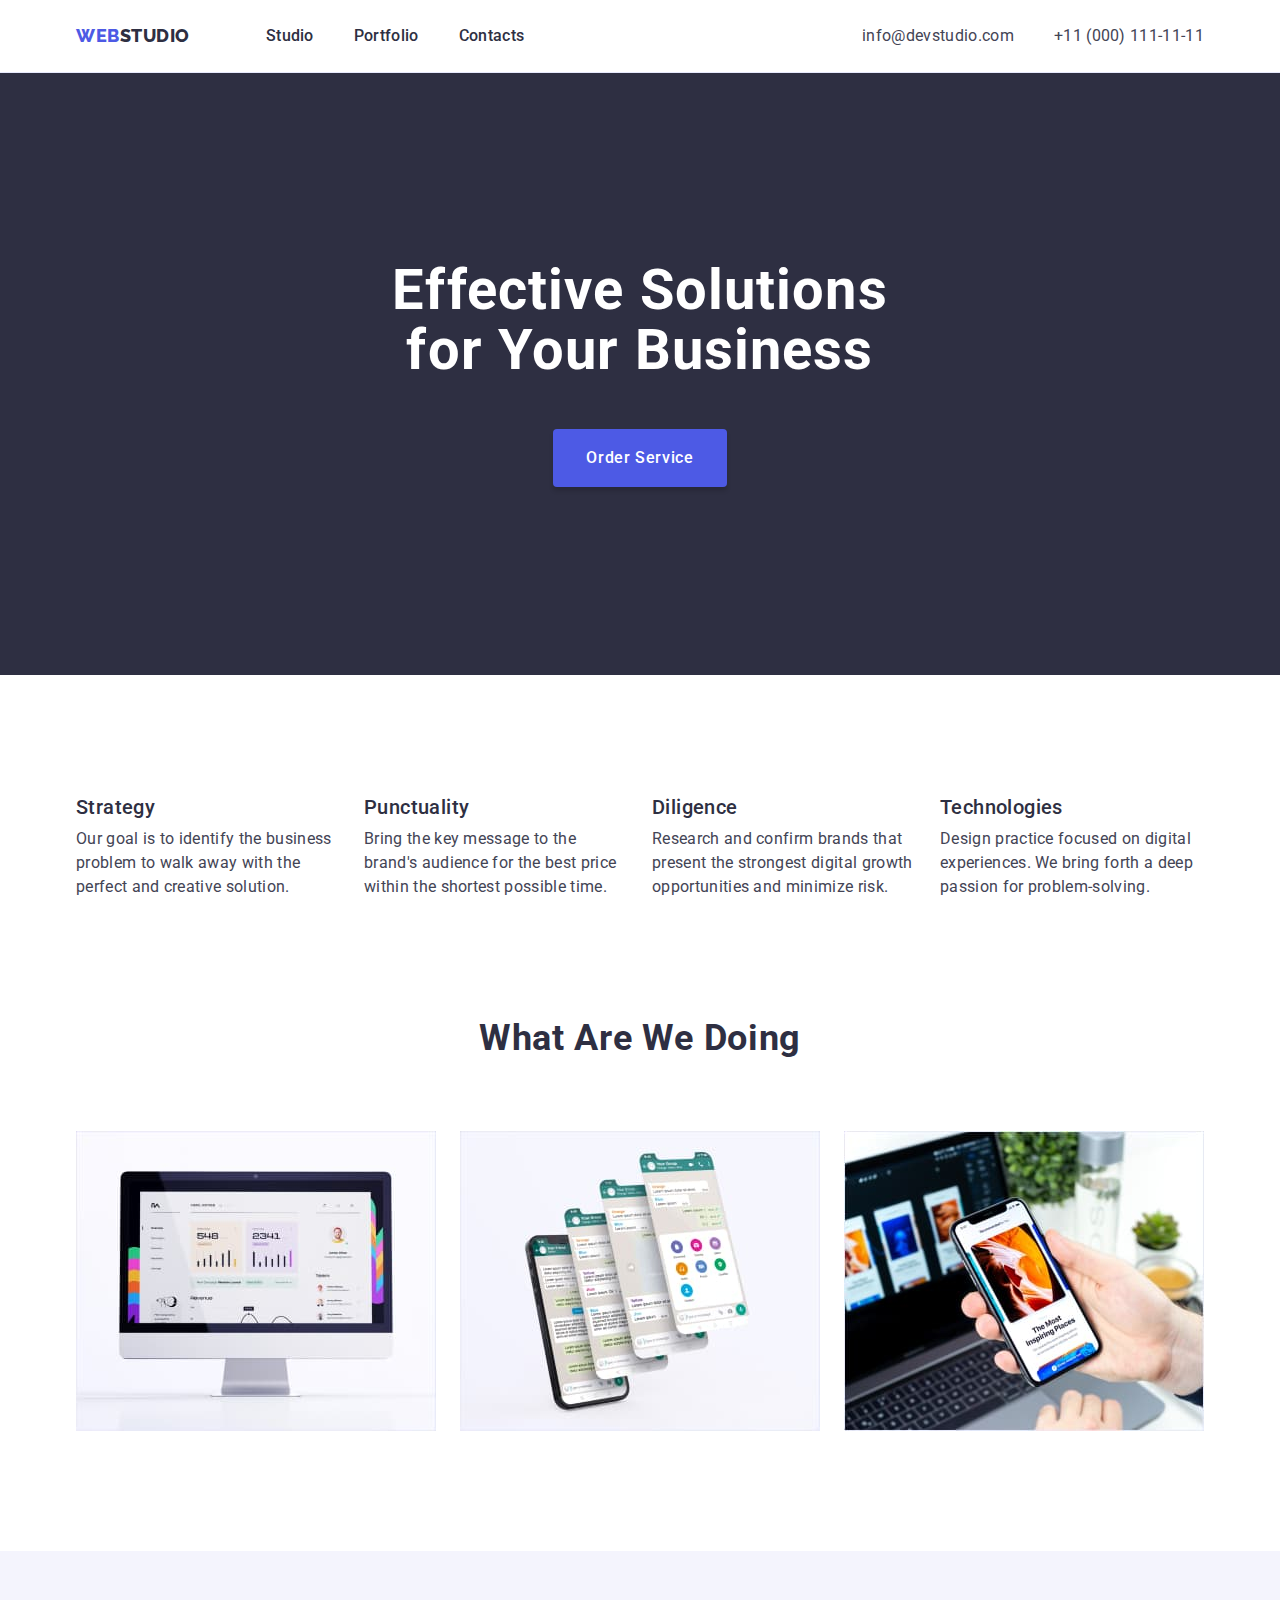
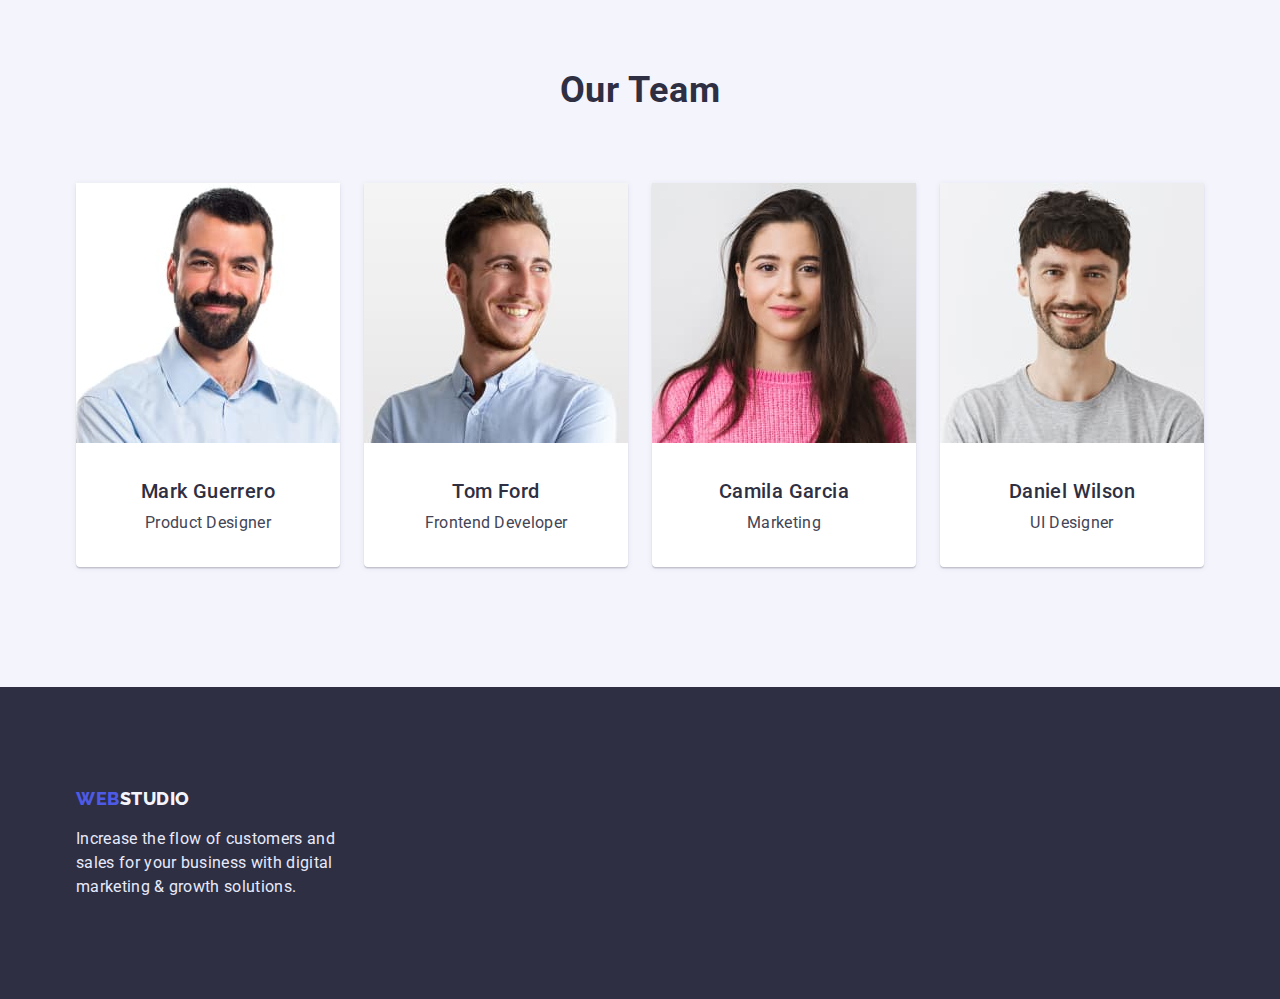
<file: index.html>
<!DOCTYPE html>
<html lang="en">
  <head>
    <meta charset="UTF-8" />
    <meta http-equiv="X-UA-Compatible" content="IE=edge" />
    <meta name="viewport" content="width=device-width, initial-scale=1.0" />
    <title>Document</title>
    <link
      href="https://fonts.googleapis.com/css2?family=Raleway:wght@800&family=Roboto:wght@400;500;700;900&display=swap"
      rel="stylesheet"
    />
    <link
      rel="stylesheet"
      href="https://cdnjs.cloudflare.com/ajax/libs/modern-normalize/1.1.0/modern-normalize.min.css"
      integrity="sha512-wpPYUAdjBVSE4KJnH1VR1HeZfpl1ub8YT/NKx4PuQ5NmX2tKuGu6U/JRp5y+Y8XG2tV+wKQpNHVUX03MfMFn9Q=="
      crossorigin="anonymous"
      referrerpolicy="no-referrer"
    />
    <link rel="stylesheet" href="./css/style.css" />
  </head>
  <body>
    <header class="page-header">
      <div class="container container-header">
        <nav class="nav-header">
          <a href="./index.html" class="logo-ws"
            >Web<span class="logo-ws-dark">Studio</span></a
          >
          <ul class="list-nav list">
            <li class="item">
              <a class="nav-link link" href="">Studio</a>
            </li>
            <li class="item">
              <a class="nav-link link" href="./portfolio.html">Portfolio</a>
            </li>
            <li class="item">
              <a class="nav-link link" href="">Contacts</a>
            </li>
          </ul>
        </nav>
        <address class="page-address">
          <ul class="list-address list">
            <li class="item">
              <a href="mailto:info@devstudio.com" class="link-address link"
                >info@devstudio.com</a
              >
            </li>
            <li class="item">
              <a href="tel:+11(000)1111111" class="link-address link"
                >+11 (000) 111-11-11</a
              >
            </li>
          </ul>
        </address>
      </div>
    </header>
    <main>
      <section class="section hero">
        <div class="container container-hero">
          <h1 class="hero-title">Effective Solutions for Your Business</h1>
          <button type="button" class="btn-hero">Order Service</button>
        </div>
      </section>
      <section class="section section-second">
        <div class="container text-container">
          <h2 class="section-title visually-hidden">Advantages</h2>
          <ul class="list-second-section list">
            <li class="list-item">
              <h3 class="title-second-section">Strategy</h3>
              <p class="text-second-section">
                Our goal is to identify the business problem to walk away with
                the perfect and creative solution.
              </p>
            </li>
            <li class="list-item">
              <h3 class="title-second-section">Punctuality</h3>
              <p class="text-second-section">
                Bring the key message to the brand's audience for the best price
                within the shortest possible time.
              </p>
            </li>
            <li class="list-item">
              <h3 class="title-second-section">Diligence</h3>
              <p class="text-second-section">
                Research and confirm brands that present the strongest digital
                growth opportunities and minimize risk.
              </p>
            </li>
            <li class="list-item">
              <h3 class="title-second-section">Technologies</h3>
              <p class="text-second-section">
                Design practice focused on digital experiences. We bring forth a
                deep passion for problem-solving.
              </p>
            </li>
          </ul>
        </div>
      </section>
      <section class="section third-section">
        <div class="container">
          <h2 class="title-third-section">What are we doing</h2>
          <ul class="list-third-section list">
            <li class="item-third-sec">
              <img
                src="./images/monitor.jpg"
                alt="mac"
                class="img-third-section"
                width="360"
                height="300"
              />
            </li>
            <li class="item-third-sec">
              <img
                src="./images/phones.jpg"
                alt="phones"
                class="img-third-section"
                width="360"
                height="300"
              />
            </li>
            <li class="item-third-sec">
              <img
                src="./images/news.jpg"
                alt="news"
                class="img-third-section"
                width="360"
                height="300"
              />
            </li>
          </ul>
        </div>
      </section>
      <section class="section fourth-section">
        <div class="container">
          <h2 class="title-fourth-section">Our Team</h2>
          <ul class="list-fourth-section list">
            <li class="card">
              <img
                class="pic-card"
                src="./images/markguerrero.jpg"
                alt="Mark Product Designer"
                width="264"
                height="260"
              />
              <h3 class="title-card">Mark Guerrero</h3>
              <p class="text-fourth-section">Product Designer</p>
            </li>
            <li class="card">
              <img
                class="pic-card"
                src="./images/tomford.jpg"
                alt="Tom Frontend Dev"
                width="264"
                height="260"
              />
              <h3 class="title-card">Tom Ford</h3>
              <p class="text-fourth-section">Frontend Developer</p>
            </li>
            <li class="card">
              <img
                class="pic-card"
                src="./images/camilagarcia.jpg"
                alt="Camila Marketing"
                width="264"
                height="260"
              />
              <h3 class="title-card">Camila Garcia</h3>
              <p class="text-fourth-section">Marketing</p>
            </li>
            <li class="card">
              <img
                class="pic-card"
                src="./images/danielwilson.jpg"
                alt="Daniel UI"
                width="264"
                height="260"
              />
              <h3 class="title-card">Daniel Wilson</h3>
              <p class="text-fourth-section">UI Designer</p>
            </li>
          </ul>
        </div>
      </section>
    </main>
    <footer class="page-footer">
      <div class="container">
        <div class="footer-summary">
          <a href="./index.html" class="logo-ws footer-logo"
            >Web<span class="logo-ws-light">Studio</span></a
          >
          <p class="ft-p">
            Increase the flow of customers and sales for your business with
            digital marketing & growth solutions.
          </p>
        </div>
      </div>
    </footer>
  </body>
</html>
</file>
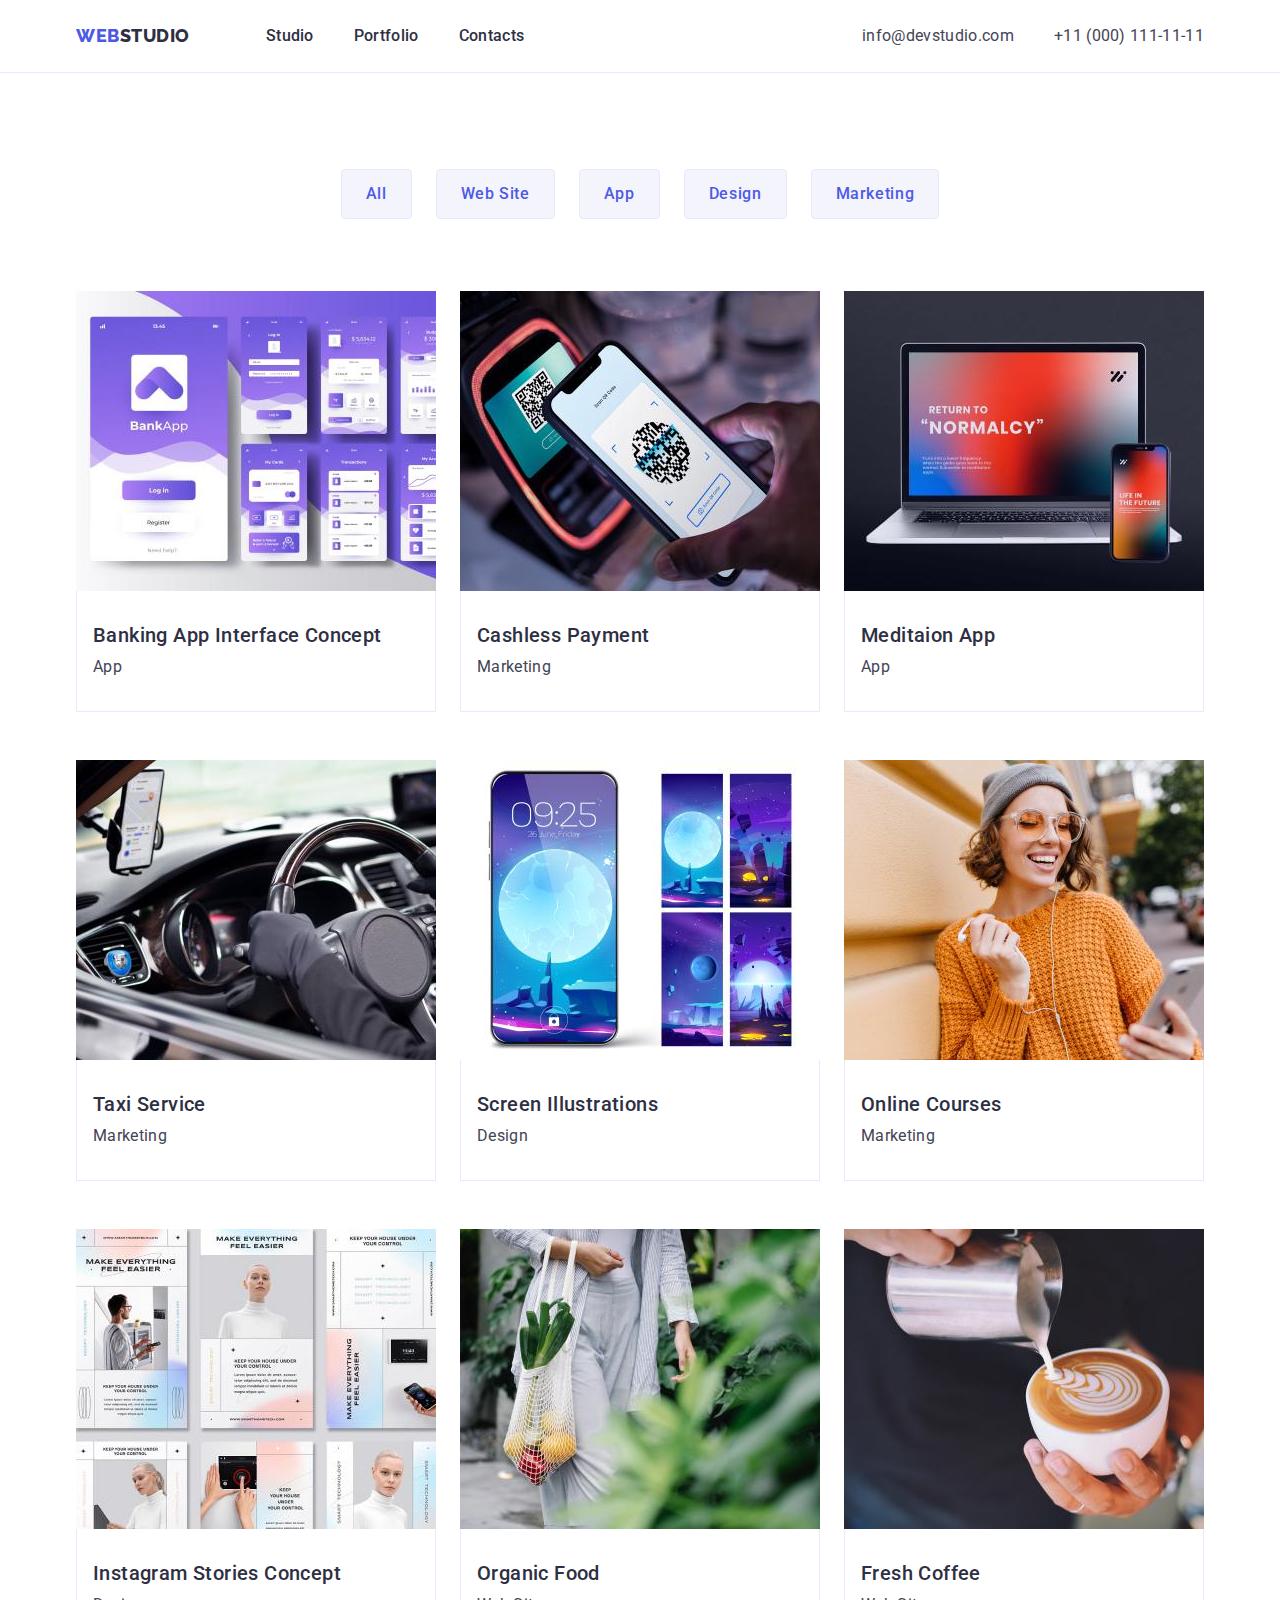
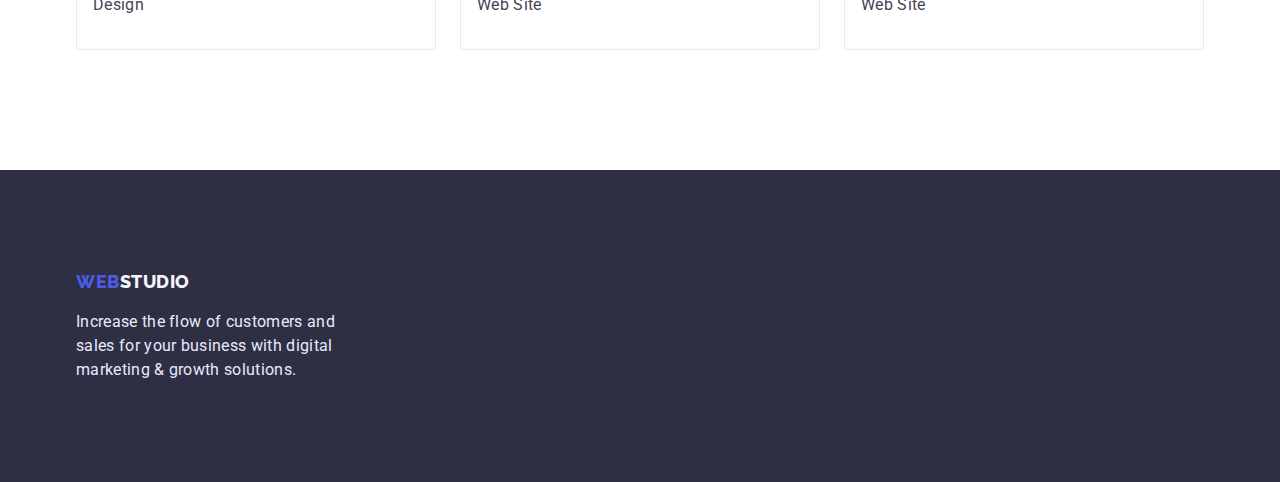
<file: portfolio.html>
<!DOCTYPE html>
<html lang="en">
  <head>
    <meta charset="UTF-8" />
    <meta http-equiv="X-UA-Compatible" content="IE=edge" />
    <meta name="viewport" content="width=device-width, initial-scale=1.0" />
    <title>Document</title>
    <link
      href="https://fonts.googleapis.com/css2?family=Raleway:wght@800&family=Roboto:wght@400;500;700;900&display=swap"
      rel="stylesheet"
    />
    <link
      rel="stylesheet"
      href="https://cdnjs.cloudflare.com/ajax/libs/modern-normalize/1.1.0/modern-normalize.min.css"
      integrity="sha512-wpPYUAdjBVSE4KJnH1VR1HeZfpl1ub8YT/NKx4PuQ5NmX2tKuGu6U/JRp5y+Y8XG2tV+wKQpNHVUX03MfMFn9Q=="
      crossorigin="anonymous"
      referrerpolicy="no-referrer"
    />
    <link rel="stylesheet" href="./css/style.css" />
  </head>
  <body>
    <header class="page-header">
      <div class="container container-header">
        <nav class="nav-header">
          <a href="./index.html" class="logo-ws"
            >Web<span class="logo-ws-dark">Studio</span></a
          >
          <ul class="list-nav list">
            <li class="item">
              <a class="nav-link link" href="./index.html">Studio</a>
            </li>
            <li class="item">
              <a class="nav-link link" href="">Portfolio</a>
            </li>
            <li class="item">
              <a class="nav-link link" href="">Contacts</a>
            </li>
          </ul>
        </nav>
        <address class="page-address">
          <ul class="list-address list">
            <li class="item">
              <a href="mailto:info@devstudio.com" class="link-address link"
                >info@devstudio.com</a
              >
            </li>
            <li class="item">
              <a href="tel:+11(000)1111111" class="link-address link"
                >+11 (000) 111-11-11</a
              >
            </li>
          </ul>
        </address>
      </div>
    </header>
    <main>
      <section class="section portfolio-section">
        <div class="container">
          <h1 class="visually-hidden">Portfolio</h1>
          <ul class="list filter-btns">
            <li class="filter-item">
              <button class="filter-btn" type="button">All</button>
            </li>
            <li class="filter-item">
              <button class="filter-btn" type="button">Web Site</button>
            </li>
            <li class="filter-item">
              <button class="filter-btn" type="button">App</button>
            </li>
            <li class="filter-item">
              <button class="filter-btn" type="button">Design</button>
            </li>
            <li class="filter-item">
              <button class="filter-btn" type="button">Marketing</button>
            </li>
          </ul>
          <ul class="list-portfolio list">
            <li class="card-portfolio">
              <a href="" class="link-filter">
                <img
                  class="img-portfolio"
                  src="./images/portfolio/bankingapp.jpg"
                  width="360"
                  height="300"
                  alt="bankapp"
                />
                <div class="card-content">
                  <h2 class="title-link-filter">
                    Banking App Interface Concept
                  </h2>
                  <p class="text-link-filter">App</p>
                </div>
              </a>
            </li>
            <li class="card-portfolio">
              <a href="" class="link-filter">
                <img
                  class="img-portfolio"
                  src="./images/portfolio/payment.jpg"
                  width="360"
                  height="300"
                  alt="cashpay"
                />
                <div class="card-content">
                  <h2 class="title-link-filter">Cashless Payment</h2>
                  <p class="text-link-filter">Marketing</p>
                </div>
              </a>
            </li>
            <li class="card-portfolio">
              <a href="" class="link-filter">
                <img
                  class="img-portfolio"
                  src="./images/portfolio/meditationapp.jpg"
                  width="360"
                  height="300"
                  alt="meditationapp"
                />
                <div class="card-content">
                  <h2 class="title-link-filter">Meditaion App</h2>
                  <p class="text-link-filter">App</p>
                </div>
              </a>
            </li>
            <li class="card-portfolio">
              <a href="" class="link-filter">
                <img
                  class="img-portfolio"
                  src="./images/portfolio/taxiservice.jpg"
                  width="360"
                  height="300"
                  alt="taxi"
                />
                <div class="card-content">
                  <h2 class="title-link-filter">Taxi Service</h2>
                  <p class="text-link-filter">Marketing</p>
                </div>
              </a>
            </li>
            <li class="card-portfolio">
              <a href="" class="link-filter">
                <img
                  class="img-portfolio"
                  src="./images/portfolio/screenillustr.jpg"
                  width="360"
                  height="300"
                  alt="screen"
                />
                <div class="card-content">
                  <h2 class="title-link-filter">Screen Illustrations</h2>
                  <p class="text-link-filter">Design</p>
                </div>
              </a>
            </li>
            <li class="card-portfolio">
              <a href="" class="link-filter">
                <img
                  class="img-portfolio"
                  src="./images/portfolio/onlinecourses.jpg"
                  width="360"
                  height="300"
                  alt="onlinecourses"
                />
                <div class="card-content">
                  <h2 class="title-link-filter">Online Courses</h2>
                  <p class="text-link-filter">Marketing</p>
                </div>
              </a>
            </li>
            <li class="card-portfolio">
              <a href="" class="link-filter">
                <img
                  class="img-portfolio"
                  src="./images/portfolio/instastories.jpg"
                  width="360"
                  height="300"
                  alt="insta"
                />
                <div class="card-content">
                  <h2 class="title-link-filter">Instagram Stories Concept</h2>
                  <p class="text-link-filter">Design</p>
                </div>
              </a>
            </li>
            <li class="card-portfolio">
              <a href="" class="link-filter">
                <img
                  class="img-portfolio"
                  src="./images/portfolio/organicfood.jpg"
                  width="360"
                  height="300"
                  alt="organicfood"
                />
                <div class="card-content">
                  <h2 class="title-link-filter">Organic Food</h2>
                  <p class="text-link-filter">Web Site</p>
                </div>
              </a>
            </li>
            <li class="card-portfolio">
              <a href="" class="link-filter">
                <img
                  class="img-portfolio"
                  src="./images/portfolio/freshcoffee.jpg"
                  width="360"
                  height="300"
                  alt="freshcoffee"
                />
                <div class="card-content">
                  <h2 class="title-link-filter">Fresh Coffee</h2>
                  <p class="text-link-filter">Web Site</p>
                </div>
              </a>
            </li>
          </ul>
        </div>
      </section>
    </main>
    <footer class="page-footer">
      <div class="container">
        <div class="footer-summary">
          <a href="./index.html" class="logo-ws footer-logo"
            >Web<span class="logo-ws-light">Studio</span></a
          >
          <p class="ft-p">
            Increase the flow of customers and sales for your business with
            digital marketing & growth solutions.
          </p>
        </div>
      </div>
    </footer>
  </body>
</html>
</file>
<file: css/style.css>
html {
  box-sizing: border-box;
}
*,
*::before,
*::after {
  box-sizing: inherit;
}

:root {
  --color-primary: #4d5ae5;
  --color-secondary: #404bbf;
  --dark: #2e2f42;
  --color-text: #434455;
  --color-subtitle-text: #8e8f99;
  --accent: #e7e9fc;
  --light: #f4f4fd;
  --white: #ffffff;
  --outline: 1px solid tomato;
}

body {
  background-color: var(--white);
  font-family: Roboto, sans-serif;
  font-size: 16px;
  color: var(--dark);
  margin: 0;
}

.visually-hidden {
  position: absolute;
  white-space: nowrap;
  width: 1px;
  height: 1px;
  overflow: hidden;
  border: 0;
  padding: 0;
  clip: rect(0 0 0 0);
  clip-path: inset(50%);
  margin: -1px;
}

.container {
  width: 1158px;
  margin: 0 auto;
  padding: 0 15px;
}
p,
h1,
h2,
h3,
h4,
h5,
h6 {
  margin-top: 0;
  margin-bottom: 0;
}

ul {
  margin-top: 0;
  margin-bottom: 0;
  padding: 0;
  list-style-type: none;
}

/* header */

.page-header {
  border-bottom: 1px solid var(--accent);
}

.container-header {
  display: flex;
}

.nav-header {
  display: flex;
  align-items: center;
}

.logo-ws {
  color: var(--color-primary);
  font-family: "Raleway", sans-serif;
  font-style: normal;
  font-weight: 800;
  font-size: 18px;
  line-height: 1.33;
  text-decoration: none;
  letter-spacing: 0.03em;
  text-transform: uppercase;
}

.logo-ws-dark {
  color: var(--dark);
}

.logo-ws-light {
  color: var(--light);
}

.nav-link {
  display: block;
  padding-top: 24px;
  padding-bottom: 24px;
  text-decoration: none;
  color: var(--dark);
  font-size: 16px;
  font-weight: 500;
  line-height: 1.5;
  letter-spacing: 0.02em;
}

.item {
  margin-right: 40px;
}

.page-address {
  display: flex;
  margin-left: auto;
}

.list-address {
  display: flex;
}

.link-address {
  display: block;
  padding-top: 24px;
  padding-bottom: 24px;
  color: var(--color-text);
  font-style: normal;
  line-height: 1.5;
  text-decoration: none;
  letter-spacing: 0.02em;
}

.list-nav {
  margin-left: 76px;
  display: flex;
}

.item:last-child {
  margin-right: 0;
}

.link:hover,
.link:focus {
  text-decoration: none;
  color: var(--color-secondary);
}

/* footer */

.page-footer {
  padding-top: 100px;
  padding-bottom: 100px;
  background-color: var(--dark);
}

.footer-summary {
  width: 264px;
}

.footer-logo {
  padding: 0;
  display: block;
  margin-bottom: 16px;
}

.ft-p {
  color: var(--accent);
  line-height: 1.5;
  letter-spacing: 0.02em;
}

/* Hero section */

.hero {
  max-width: 1440px;
  margin: 0 auto;
  background-color: var(--dark);
}

.container-hero {
  padding-top: 188px;
  padding-bottom: 188px;
  text-align: center;
}

.hero-title {
  color: var(--white);
  font-size: 56px;
  font-weight: 700;
  line-height: 1.07;
  letter-spacing: 0.02em;
  max-width: 496px;
  margin: 0 auto 48px;
}

.btn-hero {
  font-family: inherit;
  color: var(--white);
  font-weight: 500;
  font-size: 16px;
  line-height: 1.5;
  letter-spacing: 0.04em;
  background: var(--color-primary);
  box-shadow: 0px 4px 4px rgba(0, 0, 0, 0.15);
  border-radius: 4px;
  cursor: pointer;
  padding: 16px 32px;
  min-width: 169px;
  border: 1px solid transparent;
}

.btn-hero:hover,
.btn-hero:focus {
  background: var(--color-secondary);
}

/* section-second */

.section-second {
  padding-top: 120px;
  padding-bottom: 120px;
}

.list-second-section {
  display: flex;
  flex-wrap: wrap;
}

.list-item {
  width: calc((100% - 3 * 24px) / 4);
}

.list-item:not(:last-child) {
  margin-right: 24px;
}

.title-second-section {
  margin-bottom: 8px;
  font-weight: 500;
  font-size: 20px;
  line-height: 1.2;
  letter-spacing: 0.02em;
}

.text-second-section {
  color: var(--color-text);
  line-height: 1.5;
  letter-spacing: 0.02em;
}

/* third-section */

.third-section {
  padding-bottom: 120px;
}

.title-third-section {
  margin-bottom: 72px;
  font-weight: 700;
  font-size: 36px;
  line-height: 1.11;
  text-transform: capitalize;
  letter-spacing: 0.02em;
  text-align: center;
}

.list-third-section {
  display: flex;
}

.item-third-sec:not(:last-child) {
  margin-right: 24px;
}

.img-third-section {
  display: block;
  max-width: 100%;
  height: auto;
}

/* fourth-section */

.fourth-section {
  background-color: var(--light);
  padding-top: 120px;
  padding-bottom: 120px;
}

.title-fourth-section {
  margin-bottom: 72px;
  font-weight: 700;
  font-size: 36px;
  line-height: 1.11;
  letter-spacing: 0.02em;
  text-transform: capitalize;
  text-align: center;
}

.list-fourth-section {
  display: flex;
}

.card {
  padding-bottom: 32px;
  text-align: center;
  background: var(--white);
  box-shadow: 0px 1px 6px rgba(46, 47, 66, 0.08),
    0px 1px 1px rgba(46, 47, 66, 0.16), 0px 2px 1px rgba(46, 47, 66, 0.08);
  border-radius: 0px 0px 4px 4px;
}

.list-fourth-section .card:not(:last-child) {
  margin-right: 24px;
}

.pic-card {
  margin-bottom: 32px;
}

.title-card {
  margin-bottom: 8px;
  font-size: 20px;
  font-weight: 500;
  line-height: 1.2;
  letter-spacing: 0.02em;
}

.text-fourth-section {
  color: var(--color-text);
  line-height: 1.5;
  letter-spacing: 0.02em;
}

/* portfolio */

.portfolio-section {
  padding-top: 96px;
  padding-bottom: 120px;
}

.filter-btns {
  display: flex;
  justify-content: center;
  margin-bottom: 72px;
}

.filter-item:not(:last-child) {
  margin-right: 24px;
}

.filter-btn {
  font-family: inherit;
  font-size: 16px;
  font-weight: 500;
  line-height: 1.5;
  letter-spacing: 0.04em;
  color: var(--color-primary);
  background: var(--light);
  border: 1px solid var(--accent);
  border-radius: 4px;
  cursor: pointer;
  padding: 12px 24px;
  text-align: center;
}

.filter-btn:hover,
.filter-btn:focus {
  color: var(--white);
  background-color: var(--color-secondary);
  box-shadow: 0px 3px 1px rgba(0, 0, 0, 0.1), 0px 2px 1px rgba(0, 0, 0, 0.08),
    0px 2px 2px rgba(0, 0, 0, 0.12);
  border-color: transparent;
}

.list-portfolio {
  display: flex;
  justify-content: center;
  flex-wrap: wrap;
}

.card-portfolio {
  flex-basis: calc((100% - 2 * 24px) / 3);
  max-width: 360px;
  margin-right: 24px;
  margin-bottom: 48px;
}

.card-portfolio:nth-child(3n) {
  margin-right: 0;
}

.card-portfolio:nth-last-child(-n + 3) {
  margin-bottom: 0px;
}

.card-content {
  padding: 32px 16px;
  border-left: 1px solid var(--accent);
  border-right: 1px solid var(--accent);
  border-bottom: 1px solid var(--accent);
}

.img-portfolio {
  display: block;
  max-width: 100%;
  height: auto;
}

.link-filter {
  text-decoration: none;
}

.title-link-filter {
  font-size: 20px;
  font-weight: 500;
  color: var(--dark);
  line-height: 1.2;
  letter-spacing: 0.02em;
  margin-bottom: 8px;
}

.text-link-filter {
  color: var(--color-text);
  line-height: 1.5;
  letter-spacing: 0.02em;
}
</file>
